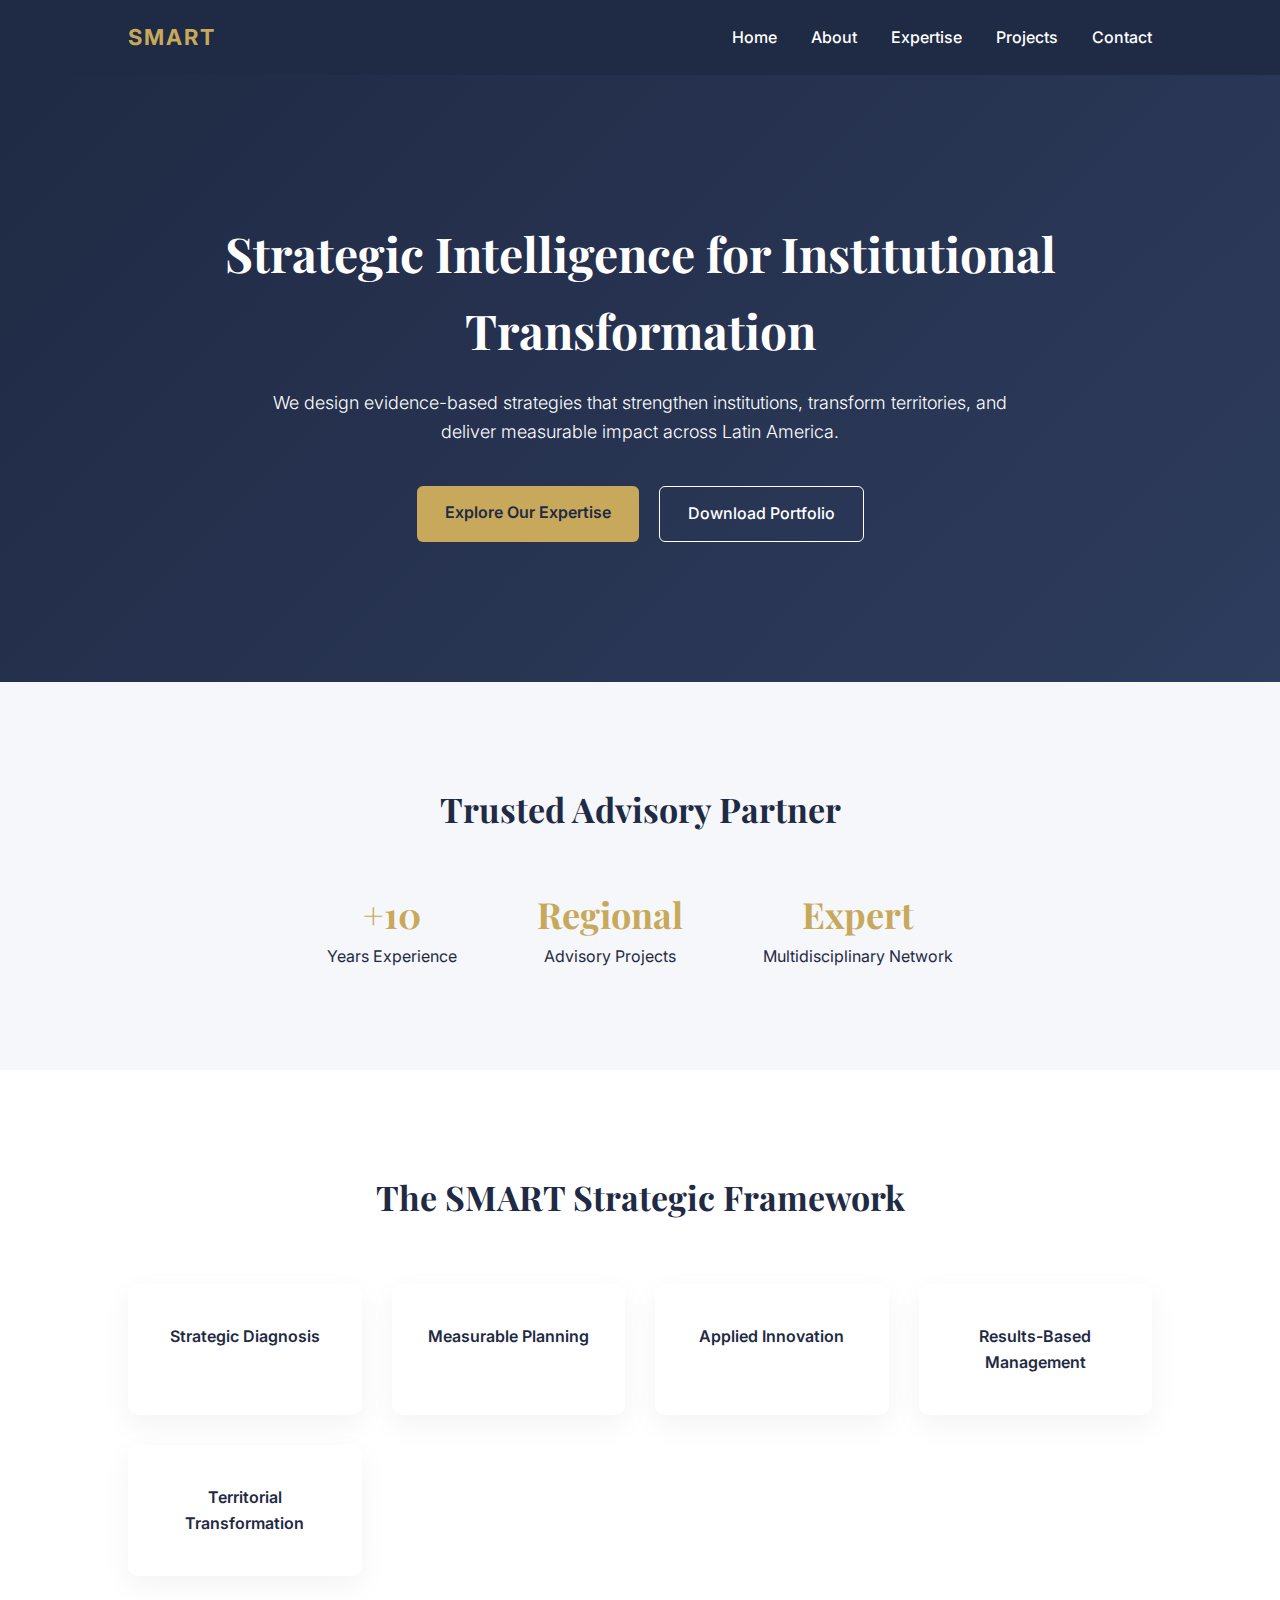
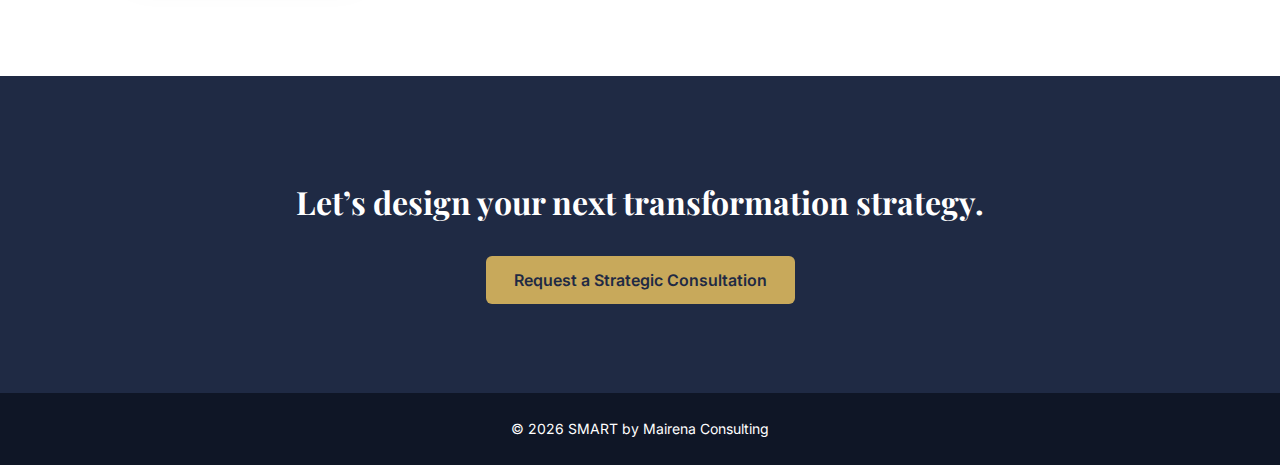
<file: Index.html>
<!DOCTYPE html>
<html lang="en">
<head>
<meta charset="UTF-8">
<meta name="viewport" content="width=device-width, initial-scale=1.0">
<title>SMART | Strategic Development Consulting</title>

<link href="https://fonts.googleapis.com/css2?family=Playfair+Display:wght@600;700&family=Inter:wght@300;400;500;600&display=swap" rel="stylesheet">

<link rel="stylesheet" href="styles.css">
</head>

<body>

<header class="navbar">
  <div class="logo">SMART</div>
  <nav>
    <a href="#">Home</a>
    <a href="#">About</a>
    <a href="#">Expertise</a>
    <a href="#">Projects</a>
    <a href="#">Contact</a>
  </nav>
</header>

<section class="hero">
  <h1>Strategic Intelligence for Institutional Transformation</h1>
  <p>We design evidence-based strategies that strengthen institutions, transform territories, and deliver measurable impact across Latin America.</p>
  <div class="buttons">
    <a class="btn-primary" href="#">Explore Our Expertise</a>
    <a class="btn-secondary" href="#">Download Portfolio</a>
  </div>
</section>

<section class="authority">
  <h2>Trusted Advisory Partner</h2>
  <div class="metrics">
    <div><h3>+10</h3><p>Years Experience</p></div>
    <div><h3>Regional</h3><p>Advisory Projects</p></div>
    <div><h3>Expert</h3><p>Multidisciplinary Network</p></div>
  </div>
</section>

<section class="methodology">
  <h2>The SMART Strategic Framework</h2>
  <div class="cards">
    <div class="card">Strategic Diagnosis</div>
    <div class="card">Measurable Planning</div>
    <div class="card">Applied Innovation</div>
    <div class="card">Results-Based Management</div>
    <div class="card">Territorial Transformation</div>
  </div>
</section>

<section class="cta">
  <h2>Let’s design your next transformation strategy.</h2>
  <a class="btn-primary" href="#">Request a Strategic Consultation</a>
</section>

<footer>
  © 2026 SMART by Mairena Consulting
</footer>

</body>
</html>
</file>
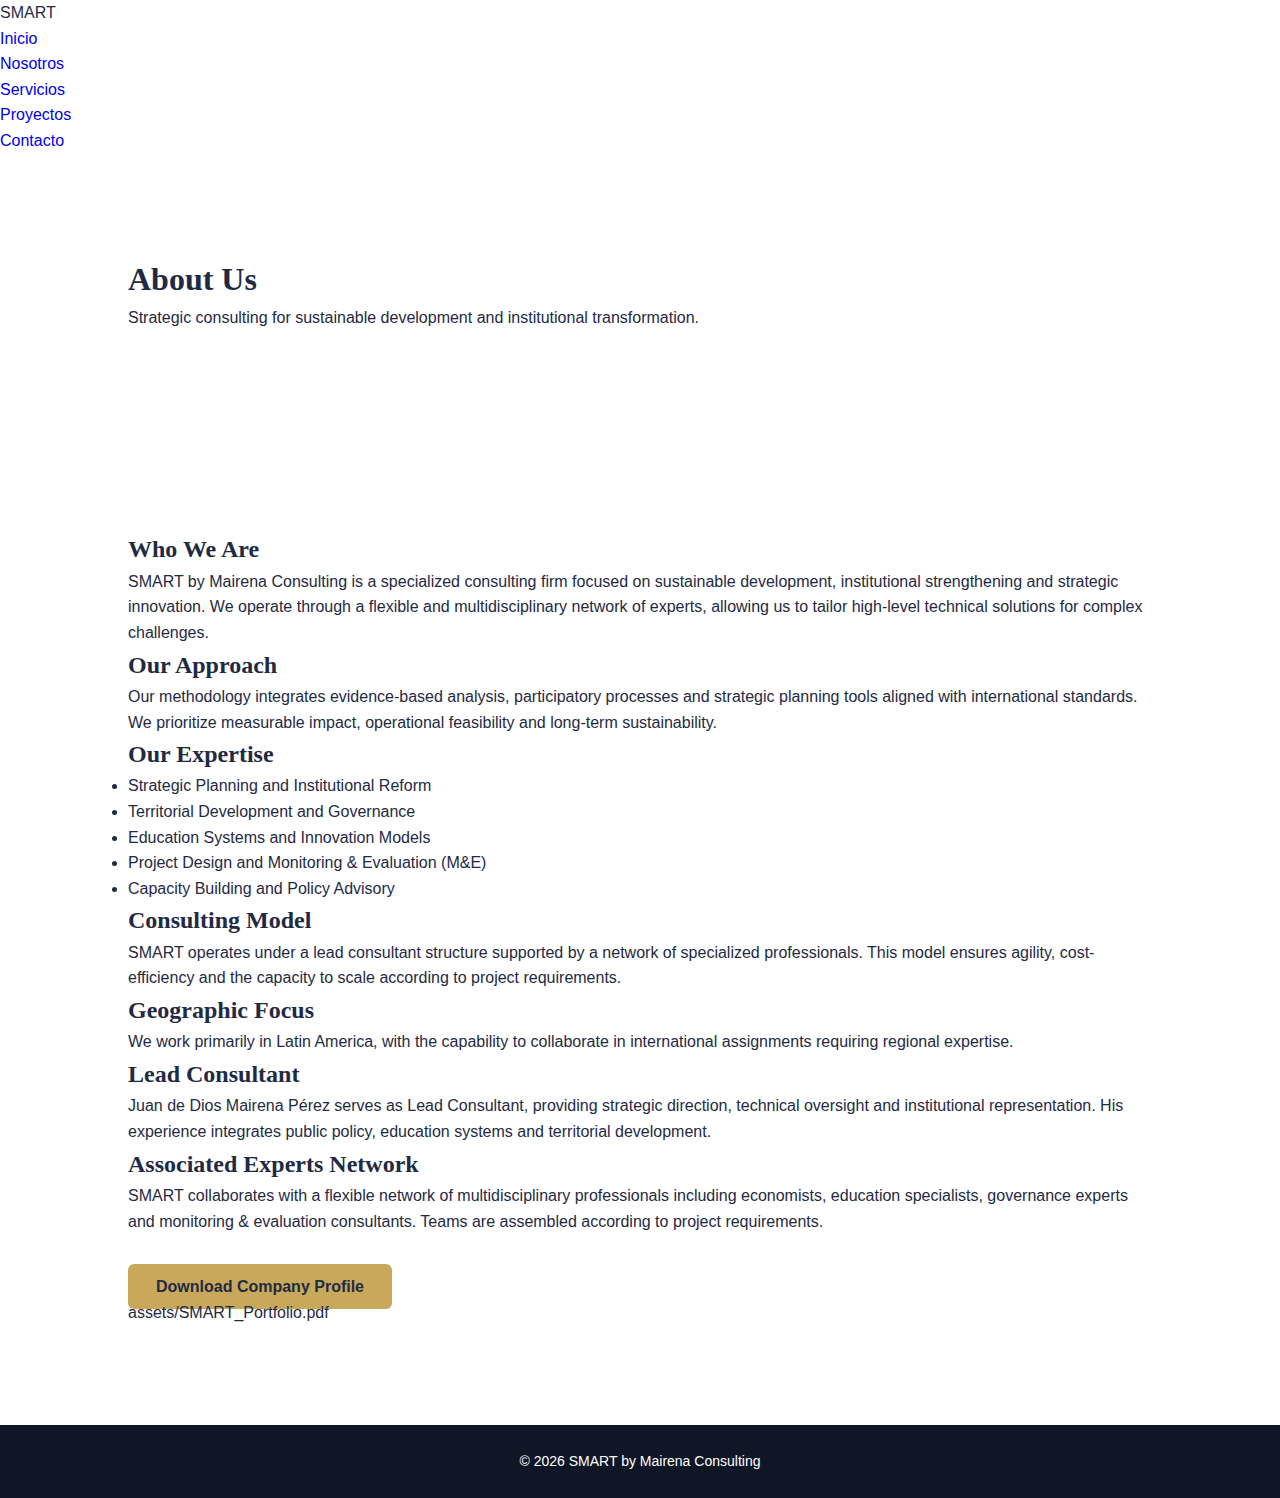
<file: about.html>
<!DOCTYPE html>
<html lang="es">
<head>
<meta charset="UTF-8">
<meta name="viewport" content="width=device-width, initial-scale=1.0">
<meta name="description" content="Perfil institucional de SMART by Mairena Consulting. Firma especializada en desarrollo sostenible e innovación estratégica en América Latina.">
<title>About | SMART by Mairena Consulting</title>
<link rel="stylesheet" href="styles.css">
</head>

<body>

<nav>
    <div class="container nav-container">
        <div class="brand">SMART</div>
        <ul>
            <li><a href="index.html">Inicio</a></li>
            <li><a href="about.html">Nosotros</a></li>
            <li><a href="services.html">Servicios</a></li>
            <li><a href="projects.html">Proyectos</a></li>
            <li><a href="contact.html">Contacto</a></li>
        </ul>
    </div>
</nav>

<section class="page-header">
    <div class="container">
        <h1>About Us</h1>
        <p>Strategic consulting for sustainable development and institutional transformation.</p>
    </div>
</section>

<section class="about-content">
    <div class="container">

        <h2>Who We Are</h2>
        <p>
            SMART by Mairena Consulting is a specialized consulting firm focused on 
            sustainable development, institutional strengthening and strategic innovation. 
            We operate through a flexible and multidisciplinary network of experts, 
            allowing us to tailor high-level technical solutions for complex challenges.
        </p>

        <h2>Our Approach</h2>
        <p>
            Our methodology integrates evidence-based analysis, participatory processes 
            and strategic planning tools aligned with international standards. 
            We prioritize measurable impact, operational feasibility and long-term sustainability.
        </p>

        <h2>Our Expertise</h2>

        <ul class="expertise-list">
            <li>Strategic Planning and Institutional Reform</li>
            <li>Territorial Development and Governance</li>
            <li>Education Systems and Innovation Models</li>
            <li>Project Design and Monitoring & Evaluation (M&E)</li>
            <li>Capacity Building and Policy Advisory</li>
        </ul>

        <h2>Consulting Model</h2>
        <p>
            SMART operates under a lead consultant structure supported by a network of 
            specialized professionals. This model ensures agility, cost-efficiency and 
            the capacity to scale according to project requirements.
        </p>

        <h2>Geographic Focus</h2>
        <p>
            We work primarily in Latin America, with the capability to collaborate 
            in international assignments requiring regional expertise.
        </p>
<h2>Lead Consultant</h2>
<p>
Juan de Dios Mairena Pérez serves as Lead Consultant, providing strategic direction,
technical oversight and institutional representation. His experience integrates
public policy, education systems and territorial development.
</p>

<h2>Associated Experts Network</h2>
<p>
SMART collaborates with a flexible network of multidisciplinary professionals
including economists, education specialists, governance experts and
monitoring & evaluation consultants. Teams are assembled according to
project requirements.
</p>
<div style="margin-top:40px;">
    <a href="assets/SMART_Portfolio.pdf" class="btn-primary" download>
        Download Company Profile
    </a>
</div>
assets/SMART_Portfolio.pdf

    </div>
</section>

<footer>
    <p>© 2026 SMART by Mairena Consulting</p>
</footer>

</body>
</html>
</file>
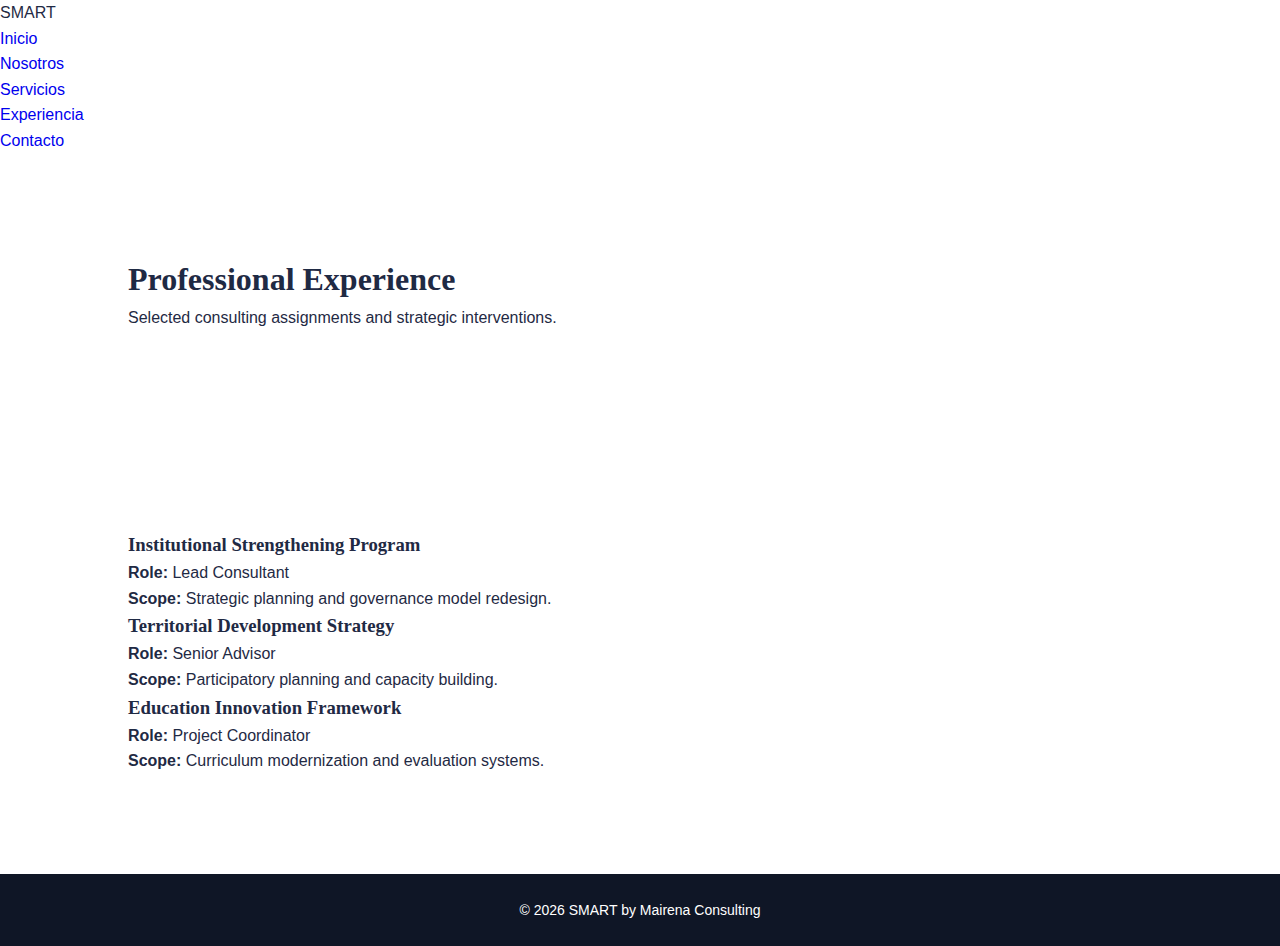
<file: projects.html>
<!DOCTYPE html>
<html lang="es">
<head>
<meta charset="UTF-8">
<meta name="viewport" content="width=device-width, initial-scale=1.0">
<title>Experience | SMART by Mairena Consulting</title>
<link rel="stylesheet" href="styles.css">
</head>

<body>

<nav>
    <div class="container nav-container">
        <div class="brand">SMART</div>
        <ul>
            <li><a href="index.html">Inicio</a></li>
            <li><a href="about.html">Nosotros</a></li>
            <li><a href="services.html">Servicios</a></li>
            <li><a href="projects.html">Experiencia</a></li>
            <li><a href="contact.html">Contacto</a></li>
        </ul>
    </div>
</nav>

<section class="page-header">
    <div class="container">
        <h1>Professional Experience</h1>
        <p>Selected consulting assignments and strategic interventions.</p>
    </div>
</section>

<section class="projects">
    <div class="container">

        <div class="project-card">
            <h3>Institutional Strengthening Program</h3>
            <p><strong>Role:</strong> Lead Consultant</p>
            <p><strong>Scope:</strong> Strategic planning and governance model redesign.</p>
        </div>

        <div class="project-card">
            <h3>Territorial Development Strategy</h3>
            <p><strong>Role:</strong> Senior Advisor</p>
            <p><strong>Scope:</strong> Participatory planning and capacity building.</p>
        </div>

        <div class="project-card">
            <h3>Education Innovation Framework</h3>
            <p><strong>Role:</strong> Project Coordinator</p>
            <p><strong>Scope:</strong> Curriculum modernization and evaluation systems.</p>
        </div>

    </div>
</section>

<footer>
    <p>© 2026 SMART by Mairena Consulting</p>
</footer>

</body>
</html>
</file>
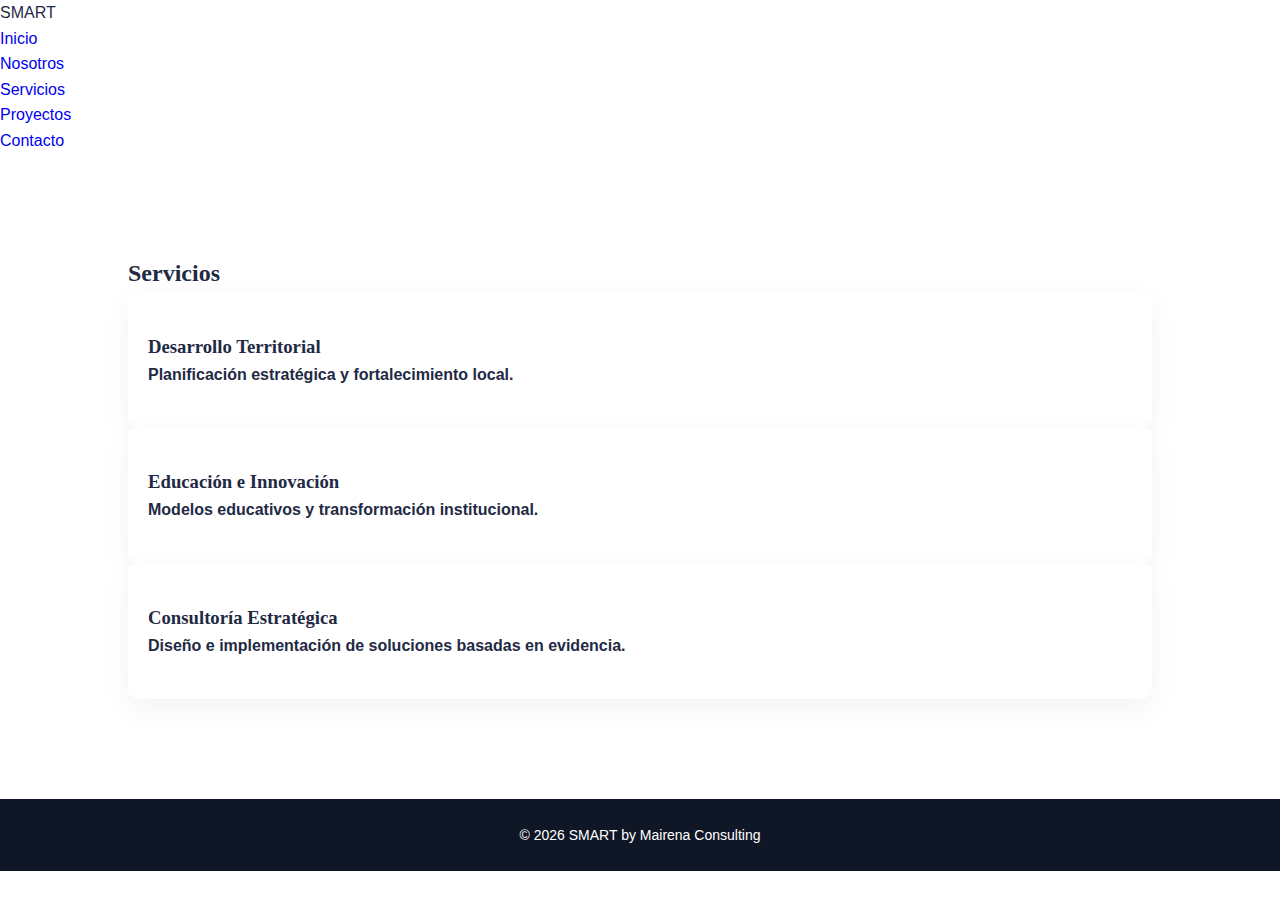
<file: Services.html>
<!DOCTYPE html>
<html lang="es">
<head>
<meta charset="UTF-8">
<meta name="viewport" content="width=device-width, initial-scale=1.0">
<meta name="description" content="Perfil institucional de SMART by Mairena Consulting. Firma especializada en desarrollo sostenible e innovación estratégica en América Latina.">
<title>About | SMART by Mairena Consulting</title>
<link rel="stylesheet" href="styles.css">
</head>

<body>

<nav>
    <div class="container nav-container">
        <div class="brand">SMART</div>
        <ul>
            <li><a href="index.html">Inicio</a></li>
            <li><a href="about.html">Nosotros</a></li>
            <li><a href="services.html">Servicios</a></li>
            <li><a href="projects.html">Proyectos</a></li>
            <li><a href="contact.html">Contacto</a></li>
        </ul>
    </div>
</nav>

<section class="services">
    <div class="container">
        <h2>Servicios</h2>
        <div class="service-grid">
            <div class="card">
                <h3>Desarrollo Territorial</h3>
                <p>Planificación estratégica y fortalecimiento local.</p>
            </div>
            <div class="card">
                <h3>Educación e Innovación</h3>
                <p>Modelos educativos y transformación institucional.</p>
            </div>
            <div class="card">
                <h3>Consultoría Estratégica</h3>
                <p>Diseño e implementación de soluciones basadas en evidencia.</p>
            </div>
        </div>
    </div>
</section>
<footer>
    <p>© 2026 SMART by Mairena Consulting</p>
</footer>

</body>
</html>
</file>
<file: styles.css>
/* ===== GLOBAL ===== */

* {
    margin: 0;
    padding: 0;
    box-sizing: border-box;
}

body {
    font-family: 'Inter', sans-serif;
    color: #1F2A44;
    background-color: #ffffff;
    line-height: 1.6;
}

h1, h2, h3 {
    font-family: 'Playfair Display', serif;
    font-weight: 700;
}

section {
    padding: 100px 10%;
}

a {
    text-decoration: none;
}

/* ===== NAVBAR ===== */

.navbar {
    display: flex;
    justify-content: space-between;
    align-items: center;
    padding: 20px 10%;
    background-color: #1F2A44;
    position: sticky;
    top: 0;
    z-index: 1000;
}

.navbar .logo {
    color: #C8A95B;
    font-weight: 700;
    font-size: 22px;
    letter-spacing: 2px;
}

.navbar nav a {
    color: #ffffff;
    margin-left: 30px;
    font-weight: 500;
    transition: 0.3s ease;
}

.navbar nav a:hover {
    color: #C8A95B;
}

/* ===== HERO ===== */

.hero {
    background: linear-gradient(135deg, #1F2A44, #2E3C5D);
    color: white;
    text-align: center;
    padding: 140px 10%;
}

.hero h1 {
    font-size: 48px;
    margin-bottom: 20px;
}

.hero p {
    font-size: 18px;
    max-width: 750px;
    margin: 0 auto 40px auto;
    font-weight: 300;
}

.buttons {
    display: flex;
    justify-content: center;
    gap: 20px;
}

.btn-primary {
    background-color: #C8A95B;
    color: #1F2A44;
    padding: 14px 28px;
    border-radius: 6px;
    font-weight: 600;
    transition: 0.3s ease;
}

.btn-primary:hover {
    background-color: #b99745;
    transform: translateY(-2px);
}

.btn-secondary {
    border: 1px solid #ffffff;
    color: #ffffff;
    padding: 14px 28px;
    border-radius: 6px;
    font-weight: 500;
    transition: 0.3s ease;
}

.btn-secondary:hover {
    background-color: rgba(255,255,255,0.1);
}

/* ===== AUTHORITY ===== */

.authority {
    background-color: #F5F7FA;
    text-align: center;
}

.authority h2 {
    margin-bottom: 50px;
    font-size: 34px;
}

.metrics {
    display: flex;
    justify-content: center;
    gap: 80px;
}

.metrics h3 {
    font-size: 36px;
    color: #C8A95B;
}

.metrics p {
    font-size: 16px;
}

/* ===== METHODOLOGY ===== */

.methodology {
    text-align: center;
}

.methodology h2 {
    margin-bottom: 60px;
    font-size: 34px;
}

.cards {
    display: grid;
    grid-template-columns: repeat(auto-fit, minmax(220px, 1fr));
    gap: 30px;
}

.card {
    background-color: #ffffff;
    padding: 40px 20px;
    border-radius: 10px;
    box-shadow: 0 10px 30px rgba(0,0,0,0.05);
    font-weight: 600;
    transition: 0.3s ease;
}

.card:hover {
    transform: translateY(-8px);
    box-shadow: 0 15px 40px rgba(0,0,0,0.08);
}

/* ===== CTA ===== */

.cta {
    background-color: #1F2A44;
    color: white;
    text-align: center;
}

.cta h2 {
    margin-bottom: 40px;
    font-size: 32px;
}

/* ===== FOOTER ===== */

footer {
    background-color: #0f1626;
    color: #ffffff;
    text-align: center;
    padding: 25px;
    font-size: 14px;
}
</file>
